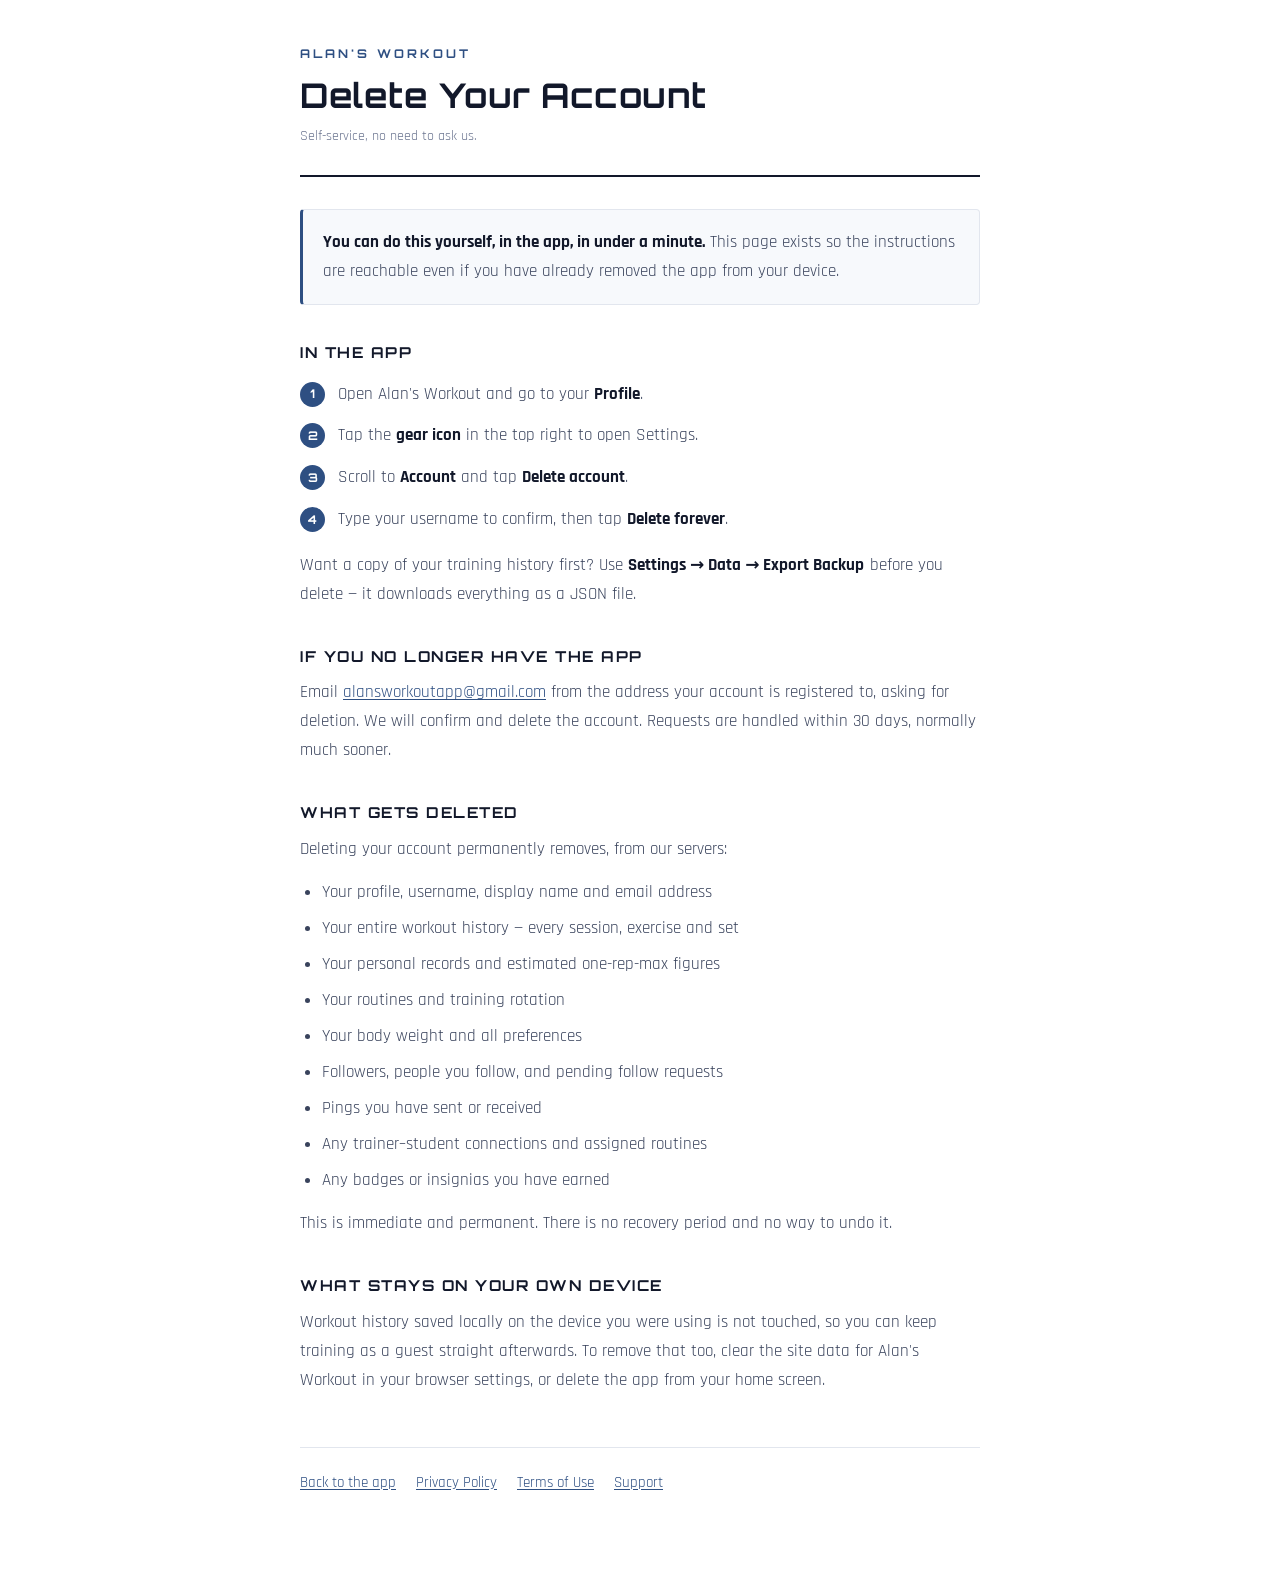
<file: delete-account.html>
<!DOCTYPE html>
<html lang="en">
<head>
<meta charset="UTF-8">
<meta name="viewport" content="width=device-width, initial-scale=1.0">
<title>Delete Your Account — Alan's Workout</title>
<link rel="stylesheet" href="legal.css">
</head>
<body>
<div class="wrap">

<header>
  <a class="brand" href="./">Alan's Workout</a>
  <h1>Delete Your Account</h1>
  <p class="updated">Self-service, no need to ask us.</p>
</header>

<div class="callout">
  <p><strong>You can do this yourself, in the app, in under a minute.</strong> This page exists so the instructions are reachable even if you have already removed the app from your device.</p>
</div>

<h2>In the app</h2>
<ol class="steps">
  <li>Open Alan's Workout and go to your <strong>Profile</strong>.</li>
  <li>Tap the <strong>gear icon</strong> in the top right to open Settings.</li>
  <li>Scroll to <strong>Account</strong> and tap <strong>Delete account</strong>.</li>
  <li>Type your username to confirm, then tap <strong>Delete forever</strong>.</li>
</ol>
<p>Want a copy of your training history first? Use <strong>Settings → Data → Export Backup</strong> before you delete — it downloads everything as a JSON file.</p>

<h2>If you no longer have the app</h2>
<p>Email <a href="mailto:alansworkoutapp@gmail.com">alansworkoutapp@gmail.com</a> from the address your account is registered to, asking for deletion. We will confirm and delete the account. Requests are handled within 30 days, normally much sooner.</p>

<h2>What gets deleted</h2>
<p>Deleting your account permanently removes, from our servers:</p>
<ul>
  <li>Your profile, username, display name and email address</li>
  <li>Your entire workout history — every session, exercise and set</li>
  <li>Your personal records and estimated one-rep-max figures</li>
  <li>Your routines and training rotation</li>
  <li>Your body weight and all preferences</li>
  <li>Followers, people you follow, and pending follow requests</li>
  <li>Pings you have sent or received</li>
  <li>Any trainer–student connections and assigned routines</li>
  <li>Any badges or insignias you have earned</li>
</ul>
<p>This is immediate and permanent. There is no recovery period and no way to undo it.</p>

<h2>What stays on your own device</h2>
<p>Workout history saved locally on the device you were using is not touched, so you can keep training as a guest straight afterwards. To remove that too, clear the site data for Alan's Workout in your browser settings, or delete the app from your home screen.</p>

<footer>
  <a href="./">Back to the app</a>
  <a href="privacy.html">Privacy Policy</a>
  <a href="terms.html">Terms of Use</a>
  <a href="support.html">Support</a>
</footer>

</div>
</body>
</html>
</file>
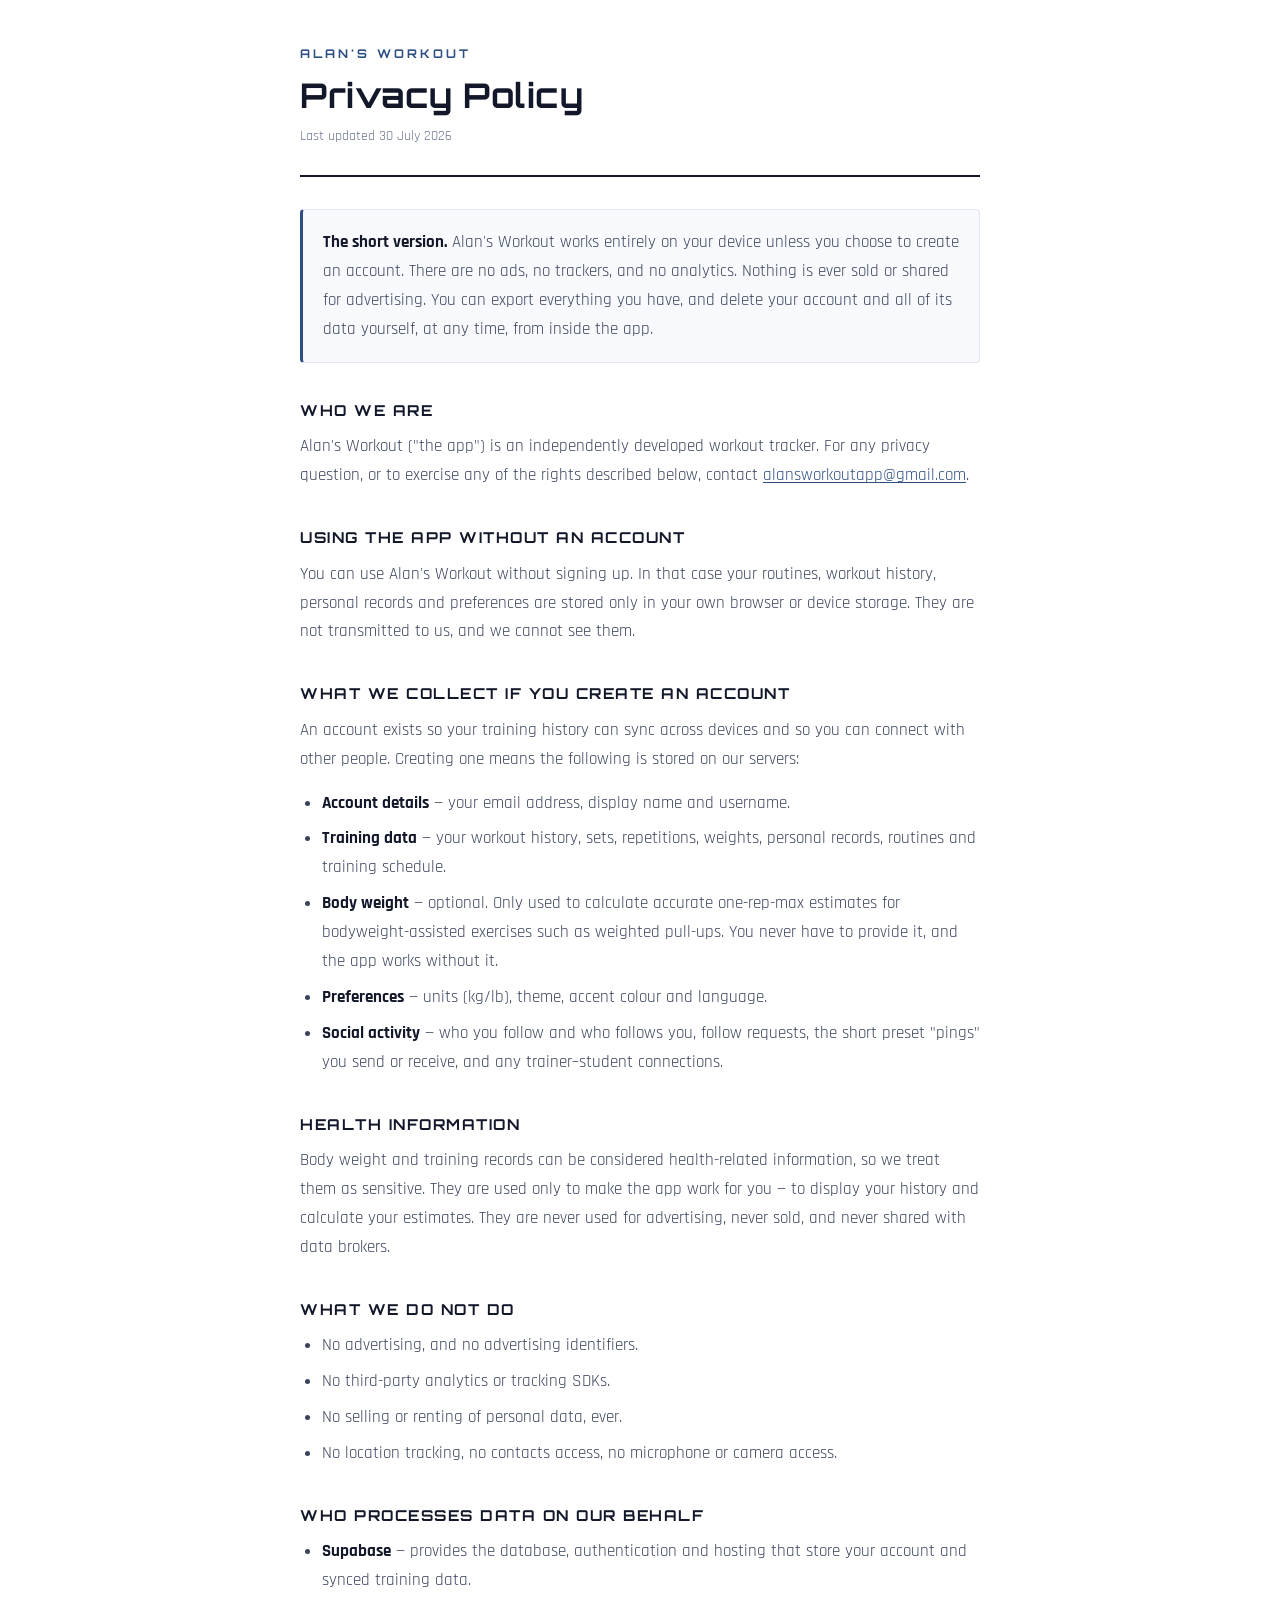
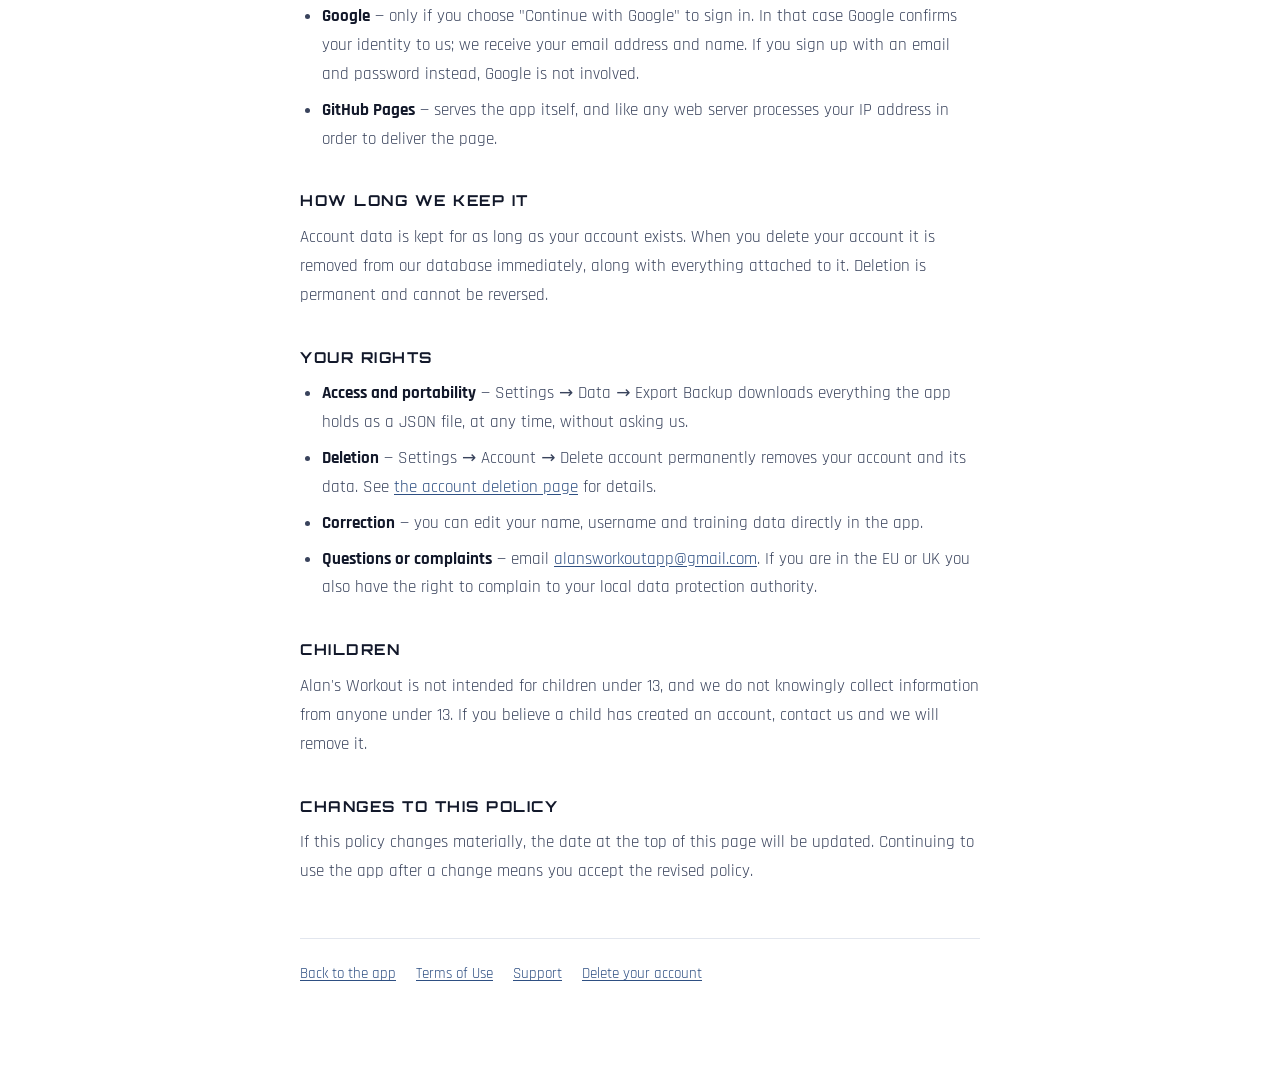
<file: privacy.html>
<!DOCTYPE html>
<html lang="en">
<head>
<meta charset="UTF-8">
<meta name="viewport" content="width=device-width, initial-scale=1.0">
<title>Privacy Policy — Alan's Workout</title>
<link rel="stylesheet" href="legal.css">
</head>
<body>
<div class="wrap">

<header>
  <a class="brand" href="./">Alan's Workout</a>
  <h1>Privacy Policy</h1>
  <p class="updated">Last updated 30 July 2026</p>
</header>

<div class="callout">
  <p><strong>The short version.</strong> Alan's Workout works entirely on your device unless you choose to create an account. There are no ads, no trackers, and no analytics. Nothing is ever sold or shared for advertising. You can export everything you have, and delete your account and all of its data yourself, at any time, from inside the app.</p>
</div>

<h2>Who we are</h2>
<p>Alan's Workout ("the app") is an independently developed workout tracker. For any privacy question, or to exercise any of the rights described below, contact <a href="mailto:alansworkoutapp@gmail.com">alansworkoutapp@gmail.com</a>.</p>

<h2>Using the app without an account</h2>
<p>You can use Alan's Workout without signing up. In that case your routines, workout history, personal records and preferences are stored only in your own browser or device storage. They are not transmitted to us, and we cannot see them.</p>

<h2>What we collect if you create an account</h2>
<p>An account exists so your training history can sync across devices and so you can connect with other people. Creating one means the following is stored on our servers:</p>
<ul>
  <li><strong>Account details</strong> — your email address, display name and username.</li>
  <li><strong>Training data</strong> — your workout history, sets, repetitions, weights, personal records, routines and training schedule.</li>
  <li><strong>Body weight</strong> — optional. Only used to calculate accurate one-rep-max estimates for bodyweight-assisted exercises such as weighted pull-ups. You never have to provide it, and the app works without it.</li>
  <li><strong>Preferences</strong> — units (kg/lb), theme, accent colour and language.</li>
  <li><strong>Social activity</strong> — who you follow and who follows you, follow requests, the short preset "pings" you send or receive, and any trainer–student connections.</li>
</ul>

<h2>Health information</h2>
<p>Body weight and training records can be considered health-related information, so we treat them as sensitive. They are used only to make the app work for you — to display your history and calculate your estimates. They are never used for advertising, never sold, and never shared with data brokers.</p>

<h2>What we do not do</h2>
<ul>
  <li>No advertising, and no advertising identifiers.</li>
  <li>No third-party analytics or tracking SDKs.</li>
  <li>No selling or renting of personal data, ever.</li>
  <li>No location tracking, no contacts access, no microphone or camera access.</li>
</ul>

<h2>Who processes data on our behalf</h2>
<ul>
  <li><strong>Supabase</strong> — provides the database, authentication and hosting that store your account and synced training data.</li>
  <li><strong>Google</strong> — only if you choose "Continue with Google" to sign in. In that case Google confirms your identity to us; we receive your email address and name. If you sign up with an email and password instead, Google is not involved.</li>
  <li><strong>GitHub Pages</strong> — serves the app itself, and like any web server processes your IP address in order to deliver the page.</li>
</ul>

<h2>How long we keep it</h2>
<p>Account data is kept for as long as your account exists. When you delete your account it is removed from our database immediately, along with everything attached to it. Deletion is permanent and cannot be reversed.</p>

<h2>Your rights</h2>
<ul>
  <li><strong>Access and portability</strong> — Settings → Data → Export Backup downloads everything the app holds as a JSON file, at any time, without asking us.</li>
  <li><strong>Deletion</strong> — Settings → Account → Delete account permanently removes your account and its data. See <a href="delete-account.html">the account deletion page</a> for details.</li>
  <li><strong>Correction</strong> — you can edit your name, username and training data directly in the app.</li>
  <li><strong>Questions or complaints</strong> — email <a href="mailto:alansworkoutapp@gmail.com">alansworkoutapp@gmail.com</a>. If you are in the EU or UK you also have the right to complain to your local data protection authority.</li>
</ul>

<h2>Children</h2>
<p>Alan's Workout is not intended for children under 13, and we do not knowingly collect information from anyone under 13. If you believe a child has created an account, contact us and we will remove it.</p>

<h2>Changes to this policy</h2>
<p>If this policy changes materially, the date at the top of this page will be updated. Continuing to use the app after a change means you accept the revised policy.</p>

<footer>
  <a href="./">Back to the app</a>
  <a href="terms.html">Terms of Use</a>
  <a href="support.html">Support</a>
  <a href="delete-account.html">Delete your account</a>
</footer>

</div>
</body>
</html>
</file>
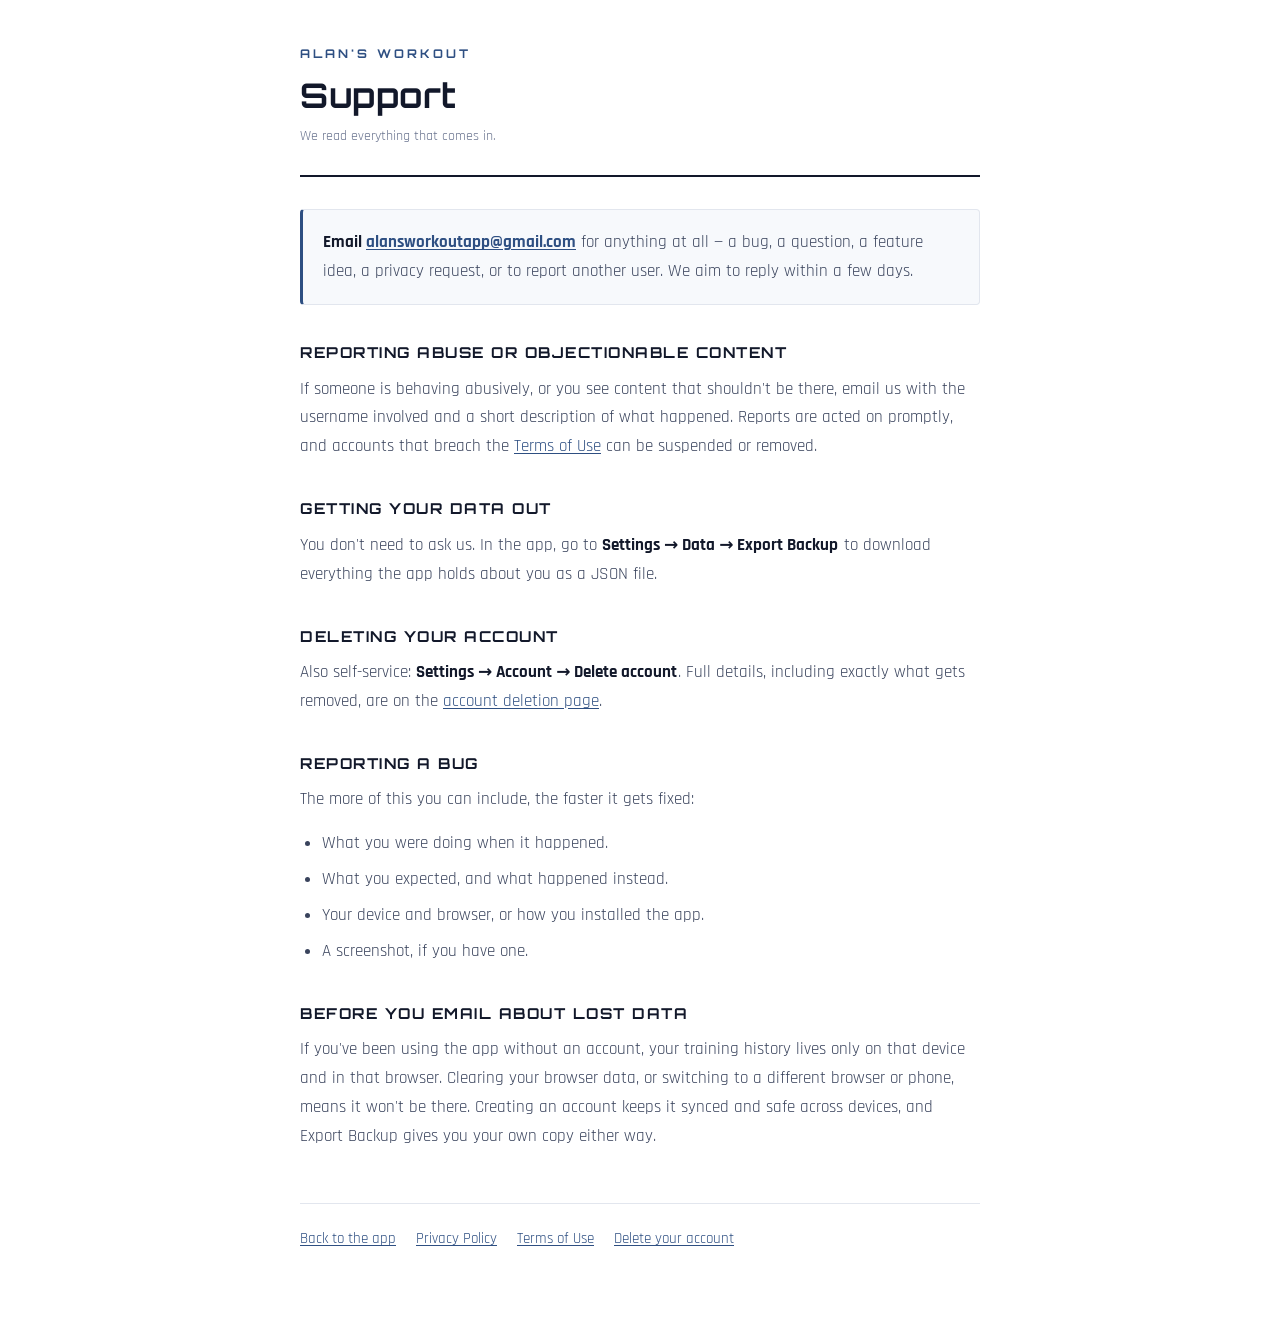
<file: support.html>
<!DOCTYPE html>
<html lang="en">
<head>
<meta charset="UTF-8">
<meta name="viewport" content="width=device-width, initial-scale=1.0">
<title>Support — Alan's Workout</title>
<link rel="stylesheet" href="legal.css">
</head>
<body>
<div class="wrap">

<header>
  <a class="brand" href="./">Alan's Workout</a>
  <h1>Support</h1>
  <p class="updated">We read everything that comes in.</p>
</header>

<div class="callout">
  <p><strong>Email <a href="mailto:alansworkoutapp@gmail.com">alansworkoutapp@gmail.com</a></strong> for anything at all — a bug, a question, a feature idea, a privacy request, or to report another user. We aim to reply within a few days.</p>
</div>

<h2>Reporting abuse or objectionable content</h2>
<p>If someone is behaving abusively, or you see content that shouldn't be there, email us with the username involved and a short description of what happened. Reports are acted on promptly, and accounts that breach the <a href="terms.html">Terms of Use</a> can be suspended or removed.</p>

<h2>Getting your data out</h2>
<p>You don't need to ask us. In the app, go to <strong>Settings → Data → Export Backup</strong> to download everything the app holds about you as a JSON file.</p>

<h2>Deleting your account</h2>
<p>Also self-service: <strong>Settings → Account → Delete account</strong>. Full details, including exactly what gets removed, are on the <a href="delete-account.html">account deletion page</a>.</p>

<h2>Reporting a bug</h2>
<p>The more of this you can include, the faster it gets fixed:</p>
<ul>
  <li>What you were doing when it happened.</li>
  <li>What you expected, and what happened instead.</li>
  <li>Your device and browser, or how you installed the app.</li>
  <li>A screenshot, if you have one.</li>
</ul>

<h2>Before you email about lost data</h2>
<p>If you've been using the app without an account, your training history lives only on that device and in that browser. Clearing your browser data, or switching to a different browser or phone, means it won't be there. Creating an account keeps it synced and safe across devices, and Export Backup gives you your own copy either way.</p>

<footer>
  <a href="./">Back to the app</a>
  <a href="privacy.html">Privacy Policy</a>
  <a href="terms.html">Terms of Use</a>
  <a href="delete-account.html">Delete your account</a>
</footer>

</div>
</body>
</html>
</file>
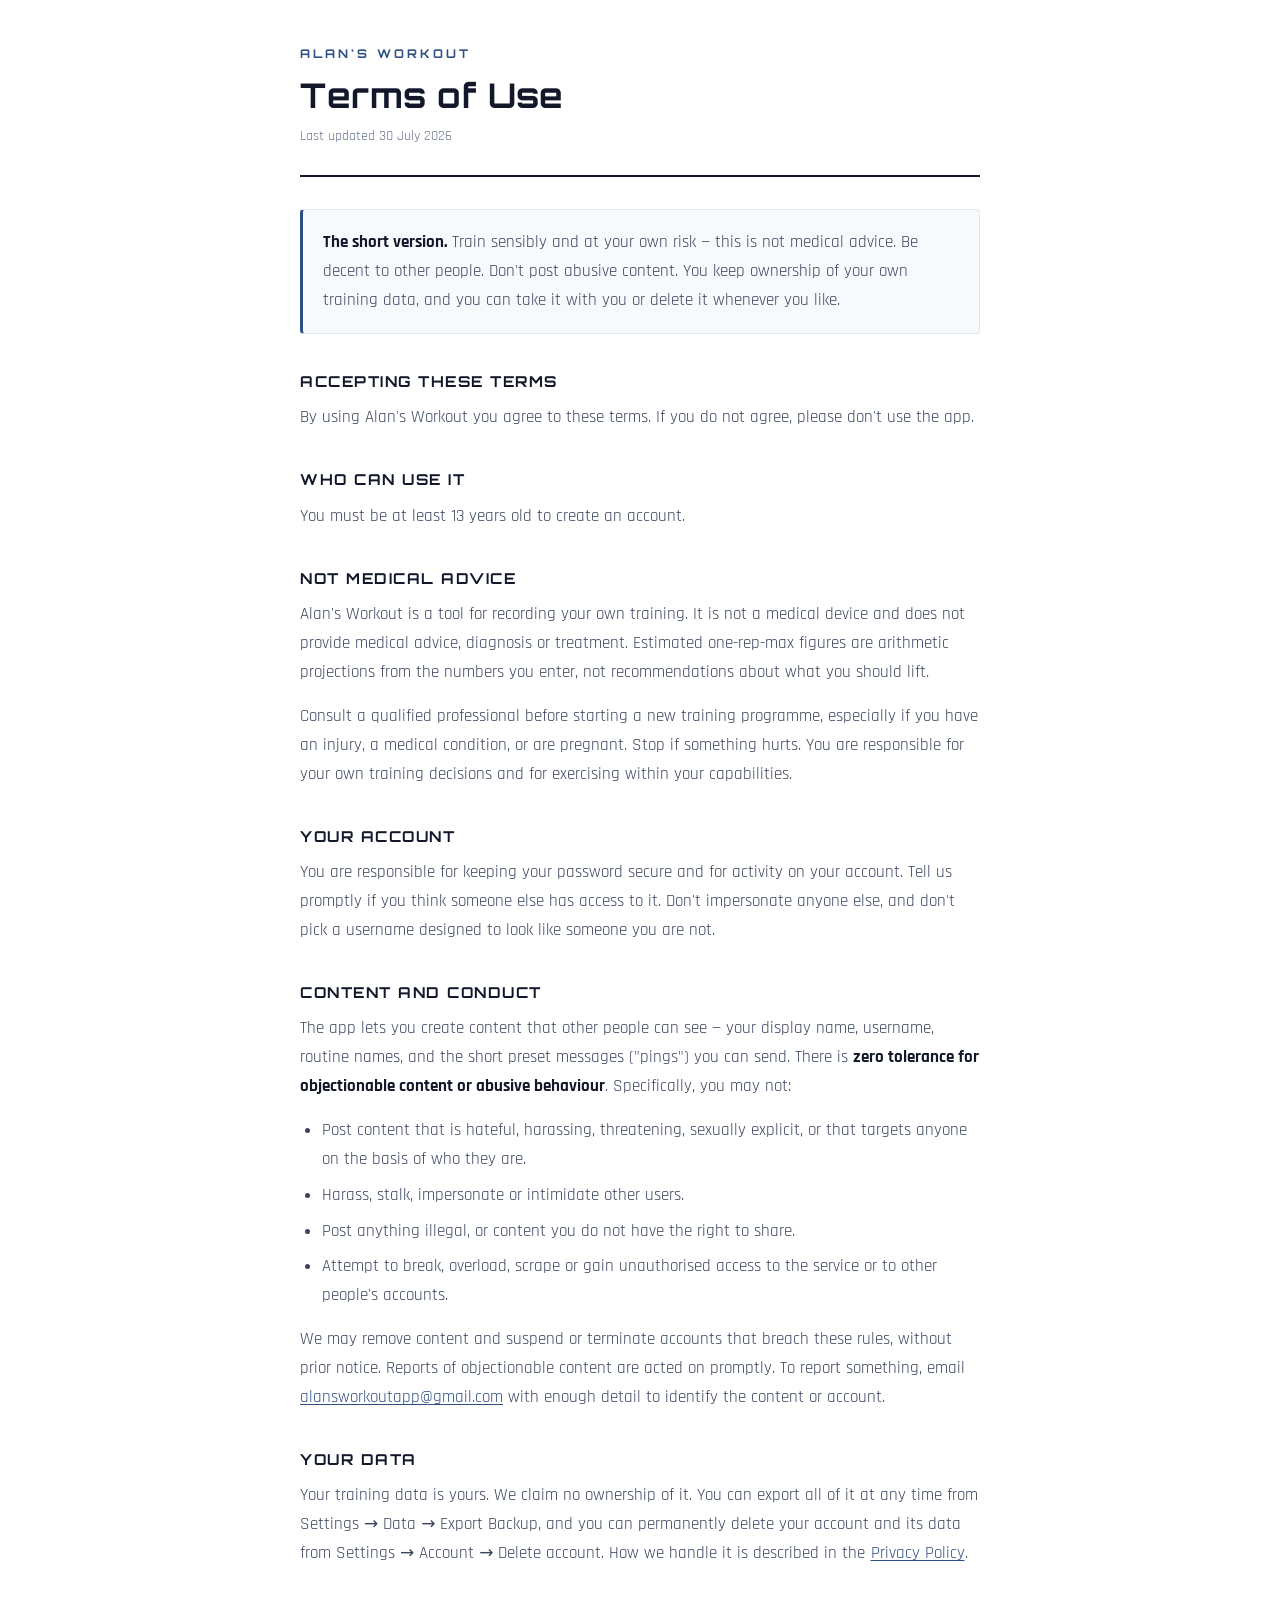
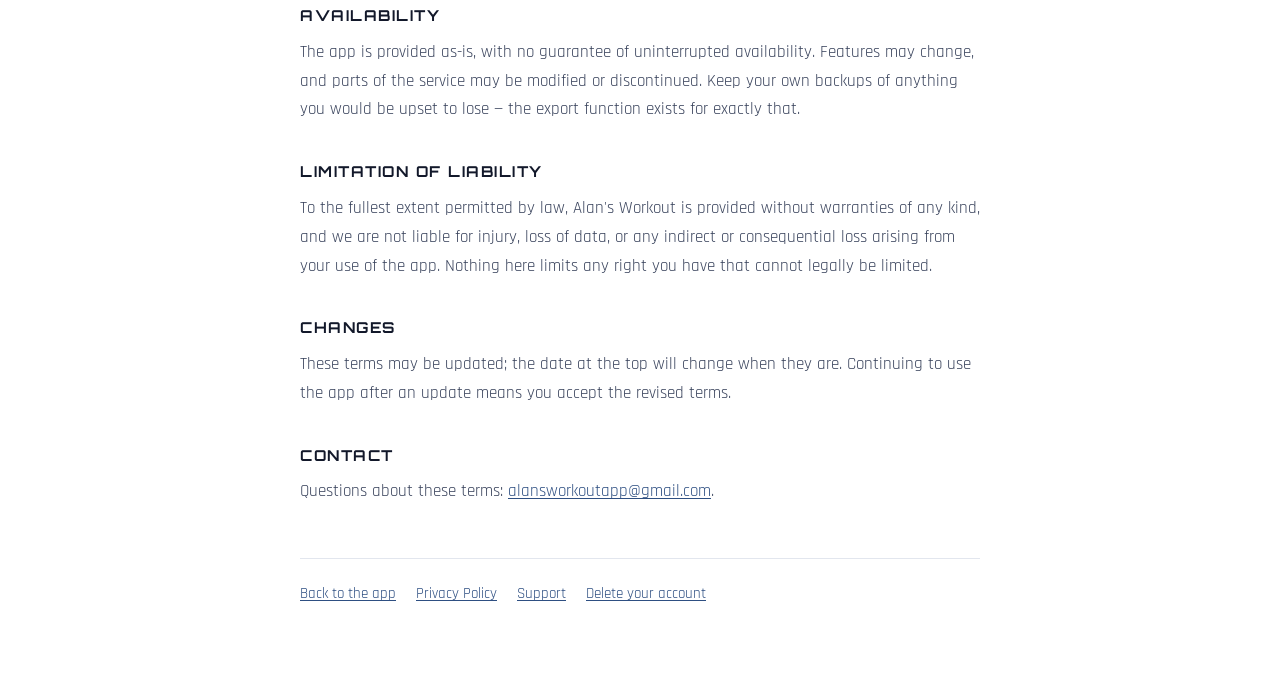
<file: terms.html>
<!DOCTYPE html>
<html lang="en">
<head>
<meta charset="UTF-8">
<meta name="viewport" content="width=device-width, initial-scale=1.0">
<title>Terms of Use — Alan's Workout</title>
<link rel="stylesheet" href="legal.css">
</head>
<body>
<div class="wrap">

<header>
  <a class="brand" href="./">Alan's Workout</a>
  <h1>Terms of Use</h1>
  <p class="updated">Last updated 30 July 2026</p>
</header>

<div class="callout">
  <p><strong>The short version.</strong> Train sensibly and at your own risk — this is not medical advice. Be decent to other people. Don't post abusive content. You keep ownership of your own training data, and you can take it with you or delete it whenever you like.</p>
</div>

<h2>Accepting these terms</h2>
<p>By using Alan's Workout you agree to these terms. If you do not agree, please don't use the app.</p>

<h2>Who can use it</h2>
<p>You must be at least 13 years old to create an account.</p>

<h2>Not medical advice</h2>
<p>Alan's Workout is a tool for recording your own training. It is not a medical device and does not provide medical advice, diagnosis or treatment. Estimated one-rep-max figures are arithmetic projections from the numbers you enter, not recommendations about what you should lift.</p>
<p>Consult a qualified professional before starting a new training programme, especially if you have an injury, a medical condition, or are pregnant. Stop if something hurts. You are responsible for your own training decisions and for exercising within your capabilities.</p>

<h2>Your account</h2>
<p>You are responsible for keeping your password secure and for activity on your account. Tell us promptly if you think someone else has access to it. Don't impersonate anyone else, and don't pick a username designed to look like someone you are not.</p>

<h2>Content and conduct</h2>
<p>The app lets you create content that other people can see — your display name, username, routine names, and the short preset messages ("pings") you can send. There is <strong>zero tolerance for objectionable content or abusive behaviour</strong>. Specifically, you may not:</p>
<ul>
  <li>Post content that is hateful, harassing, threatening, sexually explicit, or that targets anyone on the basis of who they are.</li>
  <li>Harass, stalk, impersonate or intimidate other users.</li>
  <li>Post anything illegal, or content you do not have the right to share.</li>
  <li>Attempt to break, overload, scrape or gain unauthorised access to the service or to other people's accounts.</li>
</ul>
<p>We may remove content and suspend or terminate accounts that breach these rules, without prior notice. Reports of objectionable content are acted on promptly. To report something, email <a href="mailto:alansworkoutapp@gmail.com">alansworkoutapp@gmail.com</a> with enough detail to identify the content or account.</p>

<h2>Your data</h2>
<p>Your training data is yours. We claim no ownership of it. You can export all of it at any time from Settings → Data → Export Backup, and you can permanently delete your account and its data from Settings → Account → Delete account. How we handle it is described in the <a href="privacy.html">Privacy Policy</a>.</p>

<h2>Availability</h2>
<p>The app is provided as-is, with no guarantee of uninterrupted availability. Features may change, and parts of the service may be modified or discontinued. Keep your own backups of anything you would be upset to lose — the export function exists for exactly that.</p>

<h2>Limitation of liability</h2>
<p>To the fullest extent permitted by law, Alan's Workout is provided without warranties of any kind, and we are not liable for injury, loss of data, or any indirect or consequential loss arising from your use of the app. Nothing here limits any right you have that cannot legally be limited.</p>

<h2>Changes</h2>
<p>These terms may be updated; the date at the top will change when they are. Continuing to use the app after an update means you accept the revised terms.</p>

<h2>Contact</h2>
<p>Questions about these terms: <a href="mailto:alansworkoutapp@gmail.com">alansworkoutapp@gmail.com</a>.</p>

<footer>
  <a href="./">Back to the app</a>
  <a href="privacy.html">Privacy Policy</a>
  <a href="support.html">Support</a>
  <a href="delete-account.html">Delete your account</a>
</footer>

</div>
</body>
</html>
</file>
<file: legal.css>
/* Shared styling for the public legal/support pages (privacy, terms,
   support, delete-account). Kept in one file rather than inlined four
   times so the set can never drift apart visually.

   Deliberately plain and high-contrast: App Store and Play reviewers
   open these directly, and a page that is hard to read or looks broken
   is a bad first impression at exactly the wrong moment. Uses the app's
   own self-hosted fonts and navy accent so it still reads as the same
   product, without pulling in anything external. */

@font-face{font-family:'Orbitron';font-style:normal;font-weight:400 900;font-display:swap;src:url('fonts/orbitron-latin.woff2') format('woff2');}
@font-face{font-family:'Rajdhani';font-style:normal;font-weight:400;font-display:swap;src:url('fonts/rajdhani-400-latin.woff2') format('woff2');}
@font-face{font-family:'Rajdhani';font-style:normal;font-weight:600;font-display:swap;src:url('fonts/rajdhani-600-latin.woff2') format('woff2');}
@font-face{font-family:'Rajdhani';font-style:normal;font-weight:700;font-display:swap;src:url('fonts/rajdhani-700-latin.woff2') format('woff2');}

:root{
  --paper:#ffffff; --ink:#12182a; --body:#39435c; --muted:#6b7590;
  --line:#e2e6ee; --accent:#2e4f82; --panel:#f7f9fc;
}
@media (prefers-color-scheme:dark){
  :root{
    --paper:#0d1220; --ink:#eef1f7; --body:#c3cbdb; --muted:#8b96ad;
    --line:#232c42; --accent:#84abe2; --panel:#141c2e;
  }
}

*{box-sizing:border-box;}
body{
  margin:0; padding:0 22px 80px;
  background:var(--paper); color:var(--body);
  font-family:'Rajdhani',system-ui,-apple-system,sans-serif;
  font-size:17px; line-height:1.7; -webkit-text-size-adjust:100%;
}
.wrap{max-width:680px; margin:0 auto;}

header{padding:44px 0 26px; border-bottom:2px solid var(--ink); margin-bottom:32px;}
.brand{
  font-family:'Orbitron',sans-serif; font-size:12px; font-weight:700;
  letter-spacing:3px; text-transform:uppercase; color:var(--accent);
  margin:0 0 12px; display:block; text-decoration:none;
}
h1{
  font-family:'Orbitron',sans-serif; font-size:clamp(24px,5vw,34px);
  font-weight:700; color:var(--ink); margin:0 0 10px; line-height:1.15;
  letter-spacing:.5px;
}
.updated{font-size:14px; color:var(--muted); margin:0;}

h2{
  font-family:'Orbitron',sans-serif; font-size:15px; font-weight:700;
  letter-spacing:1.5px; text-transform:uppercase; color:var(--ink);
  margin:38px 0 12px; line-height:1.3;
}
p{margin:0 0 15px;}
ul{margin:0 0 15px; padding-left:22px;}
li{margin-bottom:7px;}
strong{color:var(--ink); font-weight:700;}
a{color:var(--accent); text-decoration:underline; text-underline-offset:2px;}
a:focus-visible{outline:2px solid var(--accent); outline-offset:2px; border-radius:2px;}

.callout{
  background:var(--panel); border:1px solid var(--line);
  border-left:3px solid var(--accent); border-radius:4px;
  padding:18px 20px; margin:22px 0;
}
.callout p:last-child{margin-bottom:0;}

.steps{counter-reset:s; list-style:none; padding-left:0;}
.steps li{
  counter-increment:s; position:relative; padding-left:38px; margin-bottom:13px;
}
.steps li::before{
  content:counter(s); position:absolute; left:0; top:2px;
  width:25px; height:25px; border-radius:50%;
  background:var(--accent); color:#fff;
  font-family:'Orbitron',sans-serif; font-size:12px; font-weight:700;
  display:flex; align-items:center; justify-content:center;
}

footer{
  margin-top:52px; padding-top:22px; border-top:1px solid var(--line);
  font-size:15px; color:var(--muted);
}
footer a{margin-right:16px; display:inline-block;}
</file>
